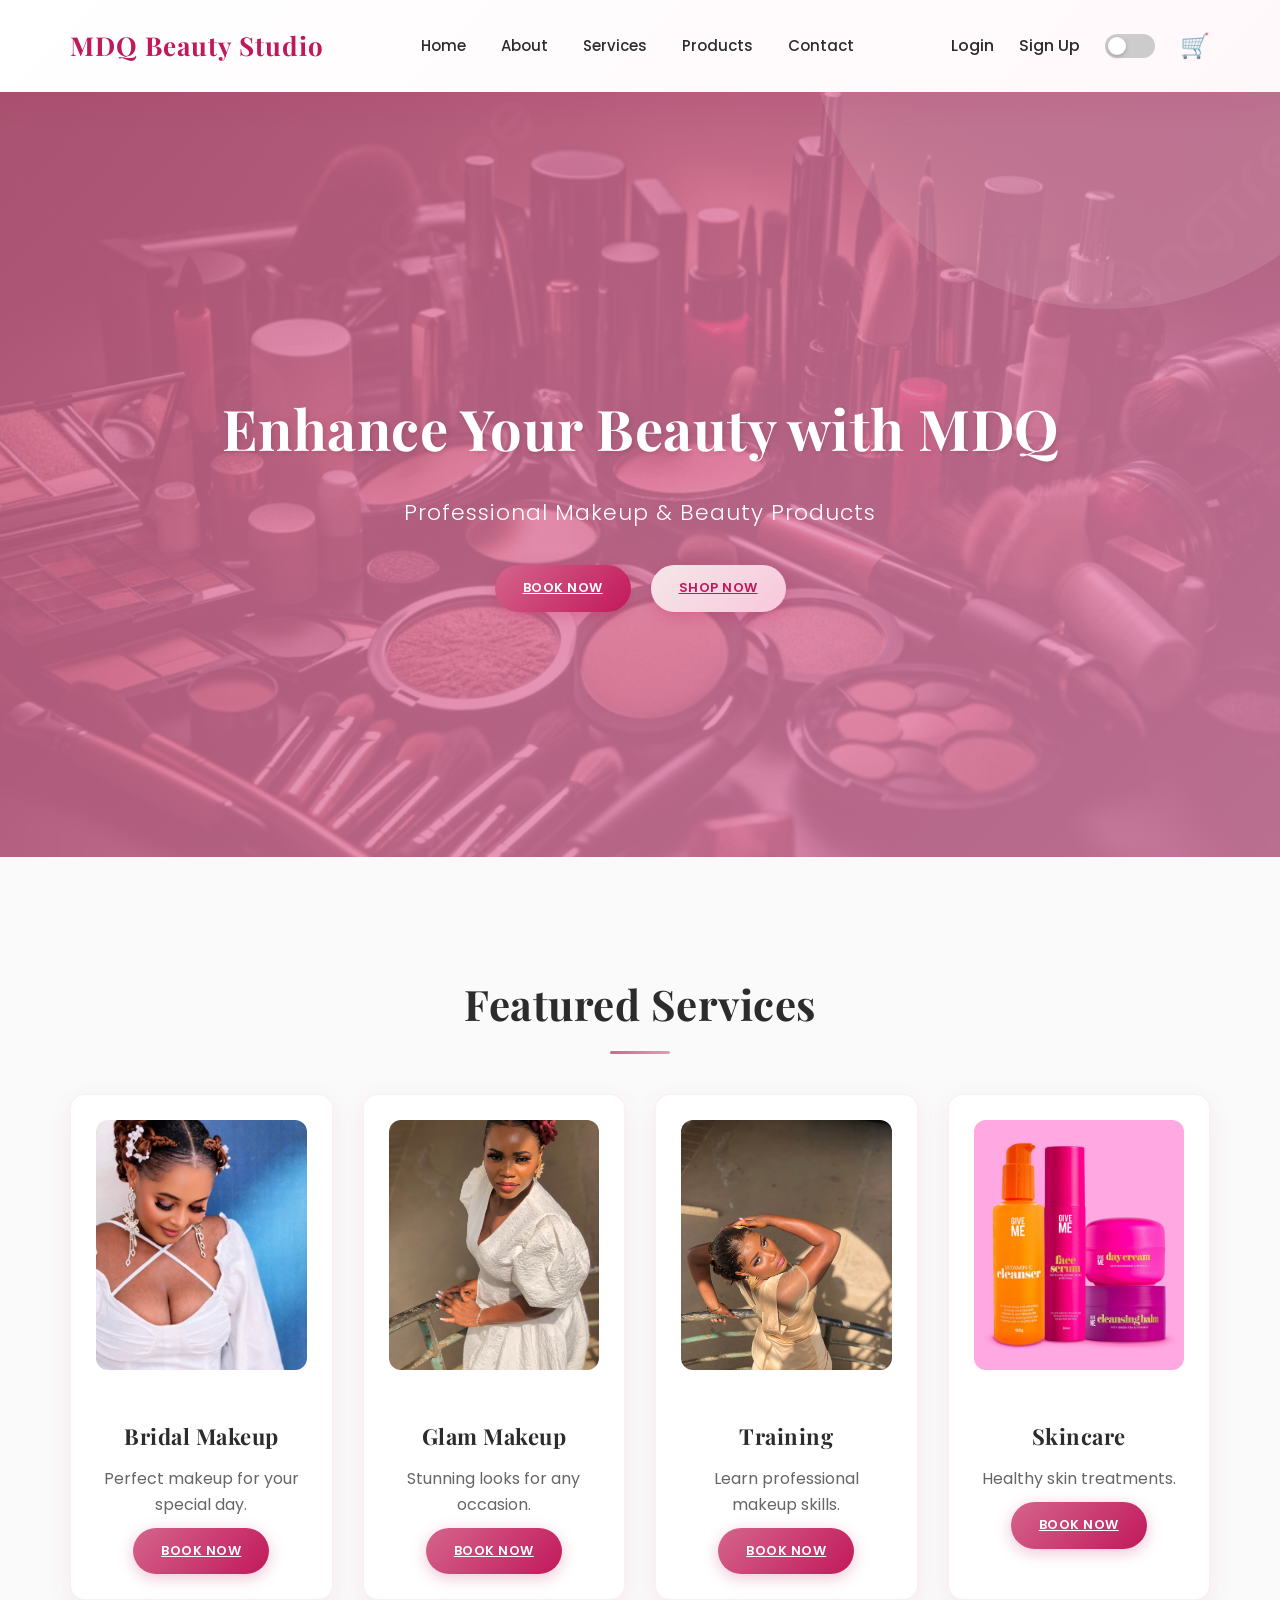
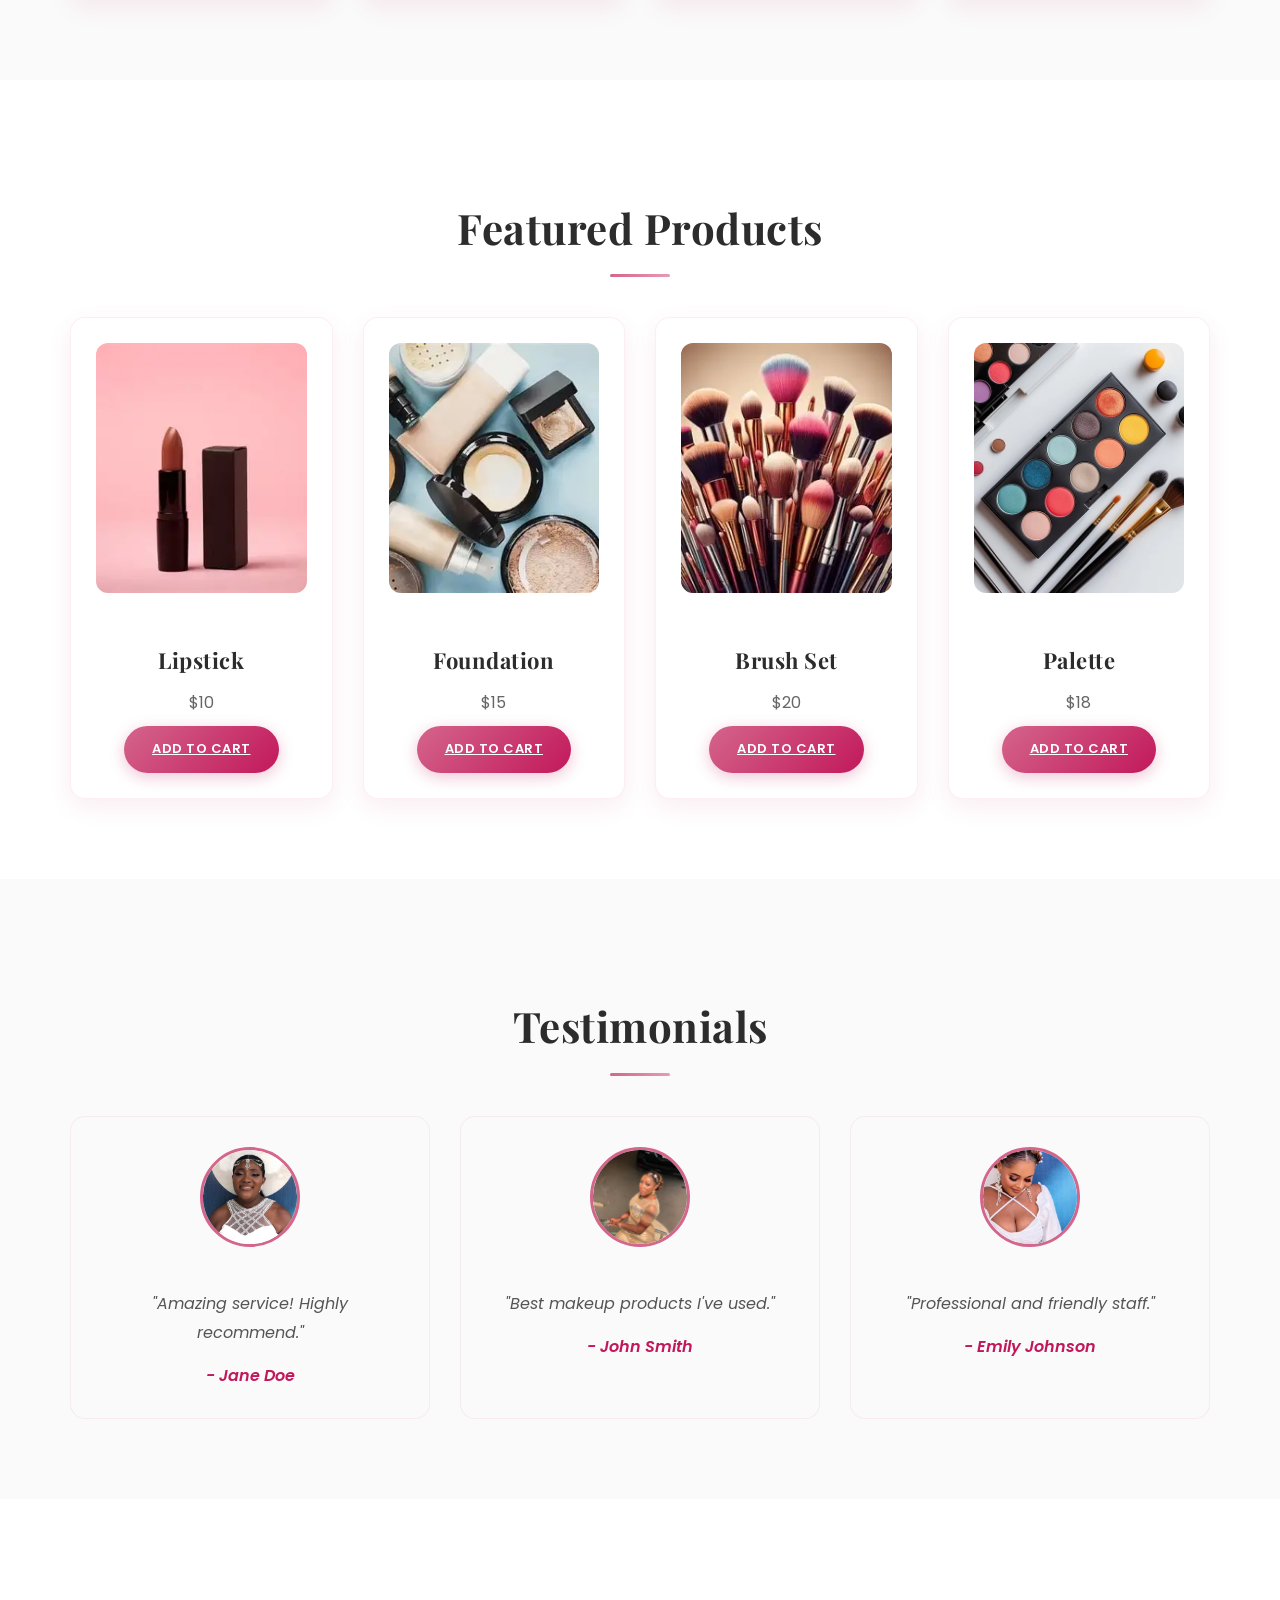
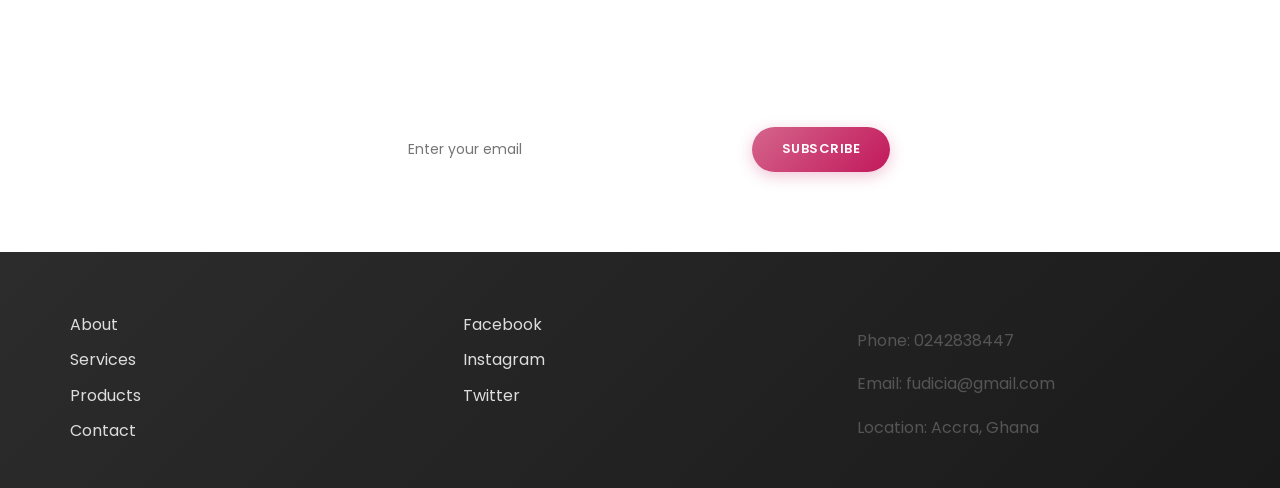
<file: index.html>
<!DOCTYPE html>
<html>
<head>
  <title>MDQ Beauty Studio</title>
  <link rel="preconnect" href="https://fonts.googleapis.com">
  <link rel="preconnect" href="https://fonts.gstatic.com" crossorigin>
  <link href="https://fonts.googleapis.com/css2?family=Playfair+Display:wght@400;700&family=Poppins:wght@300;400;500;600&display=swap" rel="stylesheet">
  <link rel="stylesheet" href="src/styles.css">
  <script src="src/script.js" defer></script>
</head>

<body>

<header>
  <div class="logo">MDQ Beauty Studio</div>
  <nav>
    <a href="index.html">Home</a>
    <a href="pages/about.html">About</a>
    <a href="pages/services.html">Services</a>
    <a href="pages/products.html">Products</a>
    <a href="pages/contact.html">Contact</a>
  </nav>
  <div class="header-right">
    <a href="pages/login.html">Login</a>
    <a href="pages/signup.html">Sign Up</a>
    <div class="toggle-switch">
      <input type="checkbox" id="toggle">
      <label for="toggle" class="toggle-label"></label>
    </div>
    <a href="pages/order.html" class="cart-icon">🛒</a>
  </div>
</header>

<section class="hero">
  <div class="hero-content">
    <h1>Enhance Your Beauty with MDQ</h1>
    <p>Professional Makeup & Beauty Products</p>
    <div class="hero-buttons">
      <a href="pages/services.html" class="btn primary">Book Now</a>
      <a href="pages/products.html" class="btn secondary">Shop Now</a>
    </div>
  </div>
</section>

<section class="section featured-services">
  <h2>Featured Services</h2>
  <div class="grid services-grid">
    <div class="card">
      <img src="images/IMG_3437.jpeg" alt="Bridal Makeup">
      <h3>Bridal Makeup</h3>
      <p>Perfect makeup for your special day.</p>
      <a href="pages/contact.html" class="btn">Book Now</a>
    </div>
    <div class="card">
      <img src="images/IMG_1025.jpeg" alt="Glam Makeup">
      <h3>Glam Makeup</h3>
      <p>Stunning looks for any occasion.</p>
      <a href="pages/contact.html" class="btn">Book Now</a>
    </div>
    <div class="card">
      <img src="images/IMG_0275 (2).jpeg" alt="Training">
      <h3>Training</h3>
      <p>Learn professional makeup skills.</p>
      <a href="pages/contact.html" class="btn">Book Now</a>
    </div>
    <div class="card">
      <img src="images/skinc.webp" alt="Skincare">
      <h3>Skincare</h3>
      <p>Healthy skin treatments.</p>
      <a href="pages/contact.html" class="btn">Book Now</a>
    </div>
  </div>
</section>

<section class="section featured-products">
  <h2>Featured Products</h2>
  <div class="grid products-grid">
    <div class="card">
      <img src="images/lips.webp" alt="Lipstick">
      <h3>Lipstick</h3>
      <p>$10</p>
      <a href="pages/order.html" class="btn">Add to Cart</a>
    </div>
    <div class="card">
      <img src="images/foundation.webp" alt="Foundation">
      <h3>Foundation</h3>
      <p>$15</p>
      <a href="pages/order.html" class="btn">Add to Cart</a>
    </div>
    <div class="card">
      <img src="images/brush.webp" alt="Brush Set">
      <h3>Brush Set</h3>
      <p>$20</p>
      <a href="pages/order.html" class="btn">Add to Cart</a>
    </div>
    <div class="card">
      <img src="images/pal.webp" alt="Palette">
      <h3>Palette</h3>
      <p>$18</p>
      <a href="pages/order.html" class="btn">Add to Cart</a>
    </div>
  </div>
</section>
<section class="section testimonials">
  <h2>Testimonials</h2>
  <div class="grid testimonials-grid">
    <div class="testimonial">
      <img src="images/IMG_2928.jpeg" alt="Client">
      <p>"Amazing service! Highly recommend."</p>
      <cite>- Jane Doe</cite>
    </div>
    <div class="testimonial">
      <img src="images/IMG_0353 (1).jpeg" alt="Client">
      <p>"Best makeup products I've used."</p>
      <cite>- John Smith</cite>
    </div>
    <div class="testimonial">
      <img src="images/IMG_3437.jpeg" alt="Client">
      <p>"Professional and friendly staff."</p>
      <cite>- Emily Johnson</cite>
    </div>
  </div>
</section>

<section class="section newsletter">
  <h2>Subscribe for beauty tips & offers</h2>
  <form class="newsletter-form">
    <input type="email" placeholder="Enter your email" required>
    <button type="submit" class="btn">Subscribe</button>
  </form>
</section>

<footer>
  <div class="footer-content">
    <div class="footer-links">
      <a href="pages/about.html">About</a>
      <a href="pages/services.html">Services</a>
      <a href="pages/products.html">Products</a>
      <a href="pages/contact.html">Contact</a>
    </div>
    <div class="social-media">
      <a href="#">Facebook</a>
      <a href="#">Instagram</a>
      <a href="#">Twitter</a>
    </div>
    <div class="contact-info">
      <p>Phone: 0242838447</p>
      <p>Email: fudicia@gmail.com</p>
      <p>Location: Accra, Ghana</p>
    </div>
  </div>
</footer>

</body>
</html>
</file>
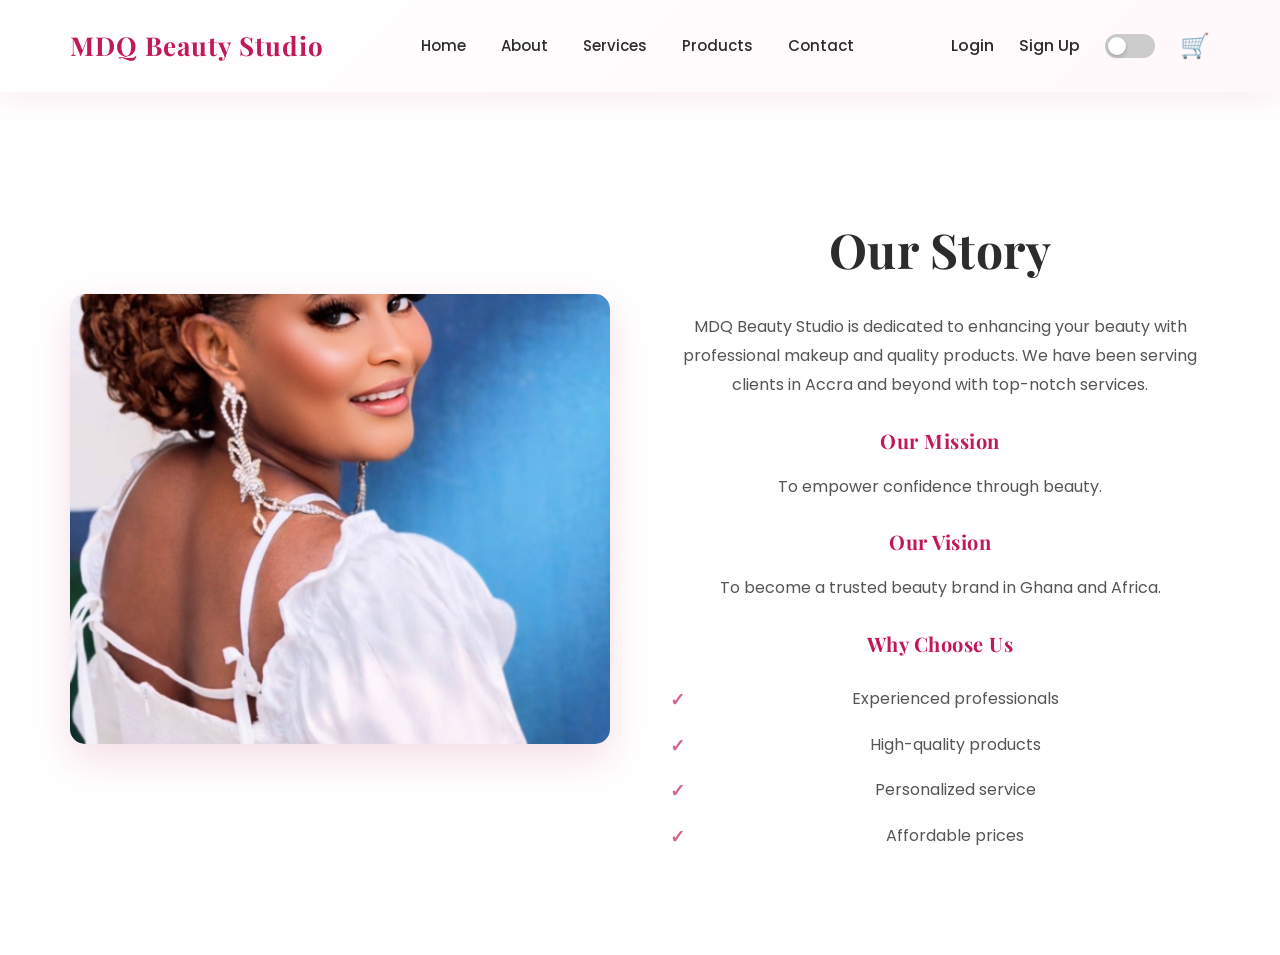
<file: pages/about.html>
<!DOCTYPE html>
<html>
<head>
  <title>MDQ Beauty Studio - About</title>
  <link rel="preconnect" href="https://fonts.googleapis.com">
  <link rel="preconnect" href="https://fonts.gstatic.com" crossorigin>
  <link href="https://fonts.googleapis.com/css2?family=Playfair+Display:wght@400;700&family=Poppins:wght@300;400;500;600&display=swap" rel="stylesheet">
  <link rel="stylesheet" href="../src/styles.css">
  <script src="../src/script.js" defer></script>
</head>

<body>

<header>
  <div class="logo">MDQ Beauty Studio</div>
  <nav>
    <a href="../index.html">Home</a>
    <a href="about.html">About</a>
    <a href="services.html">Services</a>
    <a href="products.html">Products</a>
    <a href="contact.html">Contact</a>
  </nav>
  <div class="header-right">
    <a href="login.html">Login</a>
    <a href="signup.html">Sign Up</a>
    <div class="toggle-switch">
      <input type="checkbox" id="toggle">
      <label for="toggle" class="toggle-label"></label>
    </div>
    <a href="order.html" class="cart-icon">🛒</a>
  </div>
</header>

<section class="section about-section">
  <div class="about-content">
    <div class="about-image">
      <img src="../images/IMG_3435.jpeg" alt="MDQ Beauty Studio Team">
    </div>
    <div class="about-text">
      <h1>Our Story</h1>
      <p>MDQ Beauty Studio is dedicated to enhancing your beauty with professional makeup and quality products. We have been serving clients in Accra and beyond with top-notch services.</p>
      
      <h3>Our Mission</h3>
      <p>To empower confidence through beauty.</p>

      <h3>Our Vision</h3>
      <p>To become a trusted beauty brand in Ghana and Africa.</p>

      <h3>Why Choose Us</h3>
      <ul>
        <li>Experienced professionals</li>
        <li>High-quality products</li>
        <li>Personalized service</li>
        <li>Affordable prices</li>
      </ul>
    </div>
  </div>
</section>

</body>
</html>
</file>
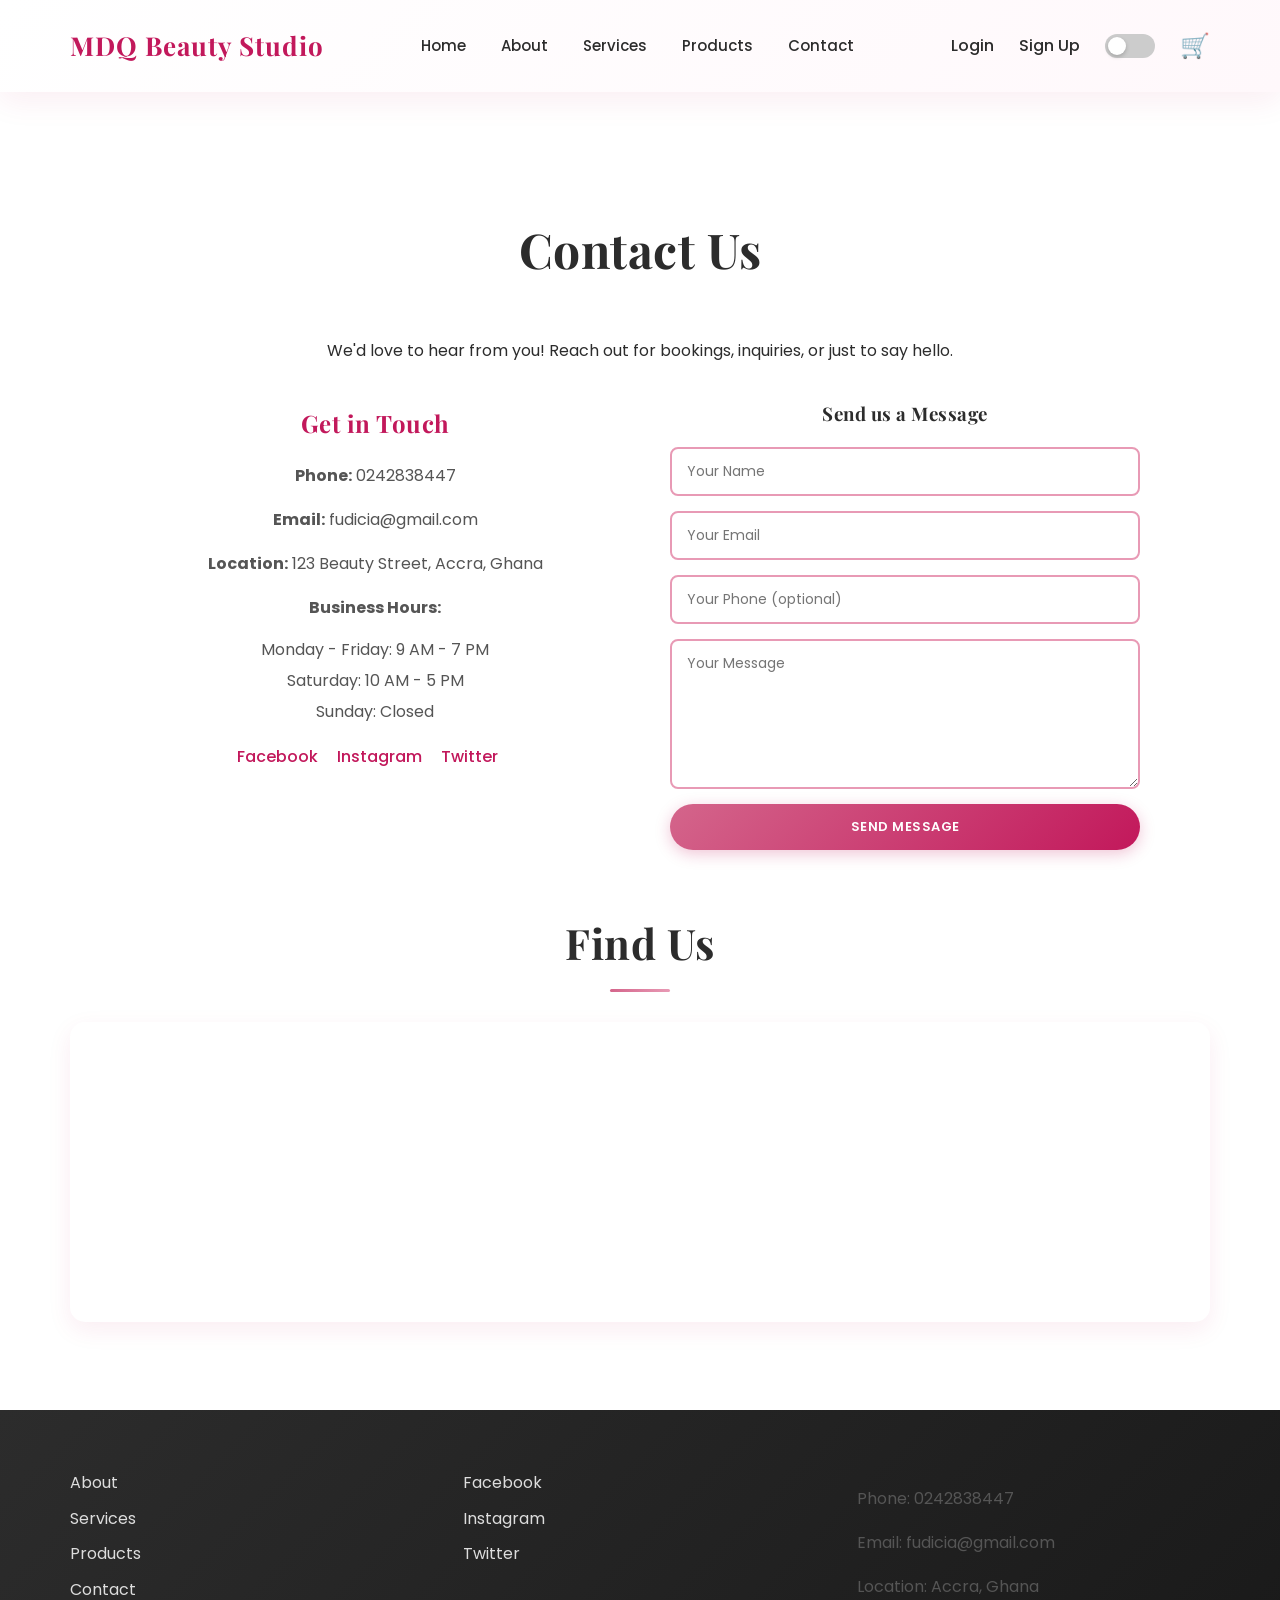
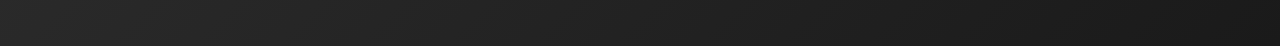
<file: pages/contact.html>
<!DOCTYPE html>
<html>
<head>
  <title>MDQ Beauty Studio - Contact</title>
  <link rel="preconnect" href="https://fonts.googleapis.com">
  <link rel="preconnect" href="https://fonts.gstatic.com" crossorigin>
  <link href="https://fonts.googleapis.com/css2?family=Playfair+Display:wght@400;700&family=Poppins:wght@300;400;500;600&display=swap" rel="stylesheet">
  <link rel="stylesheet" href="../src/styles.css">
  <script src="../src/script.js" defer></script>
</head>

<body>

<header>
  <div class="logo">MDQ Beauty Studio</div>
  <nav>
    <a href="../index.html">Home</a>
    <a href="about.html">About</a>
    <a href="services.html">Services</a>
    <a href="products.html">Products</a>
    <a href="contact.html">Contact</a>
  </nav>
  <div class="header-right">
    <a href="login.html">Login</a>
    <a href="signup.html">Sign Up</a>
    <div class="toggle-switch">
      <input type="checkbox" id="toggle">
      <label for="toggle" class="toggle-label"></label>
    </div>
    <a href="order.html" class="cart-icon">🛒</a>
  </div>
</header>

<section class="section contact-section">
  <h1>Contact Us</h1>
  <p>We'd love to hear from you! Reach out for bookings, inquiries, or just to say hello.</p>
  <div class="contact-content">
    <div class="contact-info">
      <h3>Get in Touch</h3>
      <p><strong>Phone:</strong> 0242838447</p>
      <p><strong>Email:</strong> fudicia@gmail.com</p>
      <p><strong>Location:</strong> 123 Beauty Street, Accra, Ghana</p>
      <p><strong>Business Hours:</strong></p>
      <ul>
        <li>Monday - Friday: 9 AM - 7 PM</li>
        <li>Saturday: 10 AM - 5 PM</li>
        <li>Sunday: Closed</li>
      </ul>
      <div class="social-media">
        <a href="#">Facebook</a>
        <a href="#">Instagram</a>
        <a href="#">Twitter</a>
      </div>
    </div>
    <div class="contact-form">
      <h3>Send us a Message</h3>
      <form>
        <input type="text" name="name" placeholder="Your Name" required>
        <input type="email" name="email" placeholder="Your Email" required>
        <input type="tel" name="phone" placeholder="Your Phone (optional)">
        <textarea name="message" placeholder="Your Message" rows="5" required></textarea>
        <button type="submit" class="btn">Send Message</button>
      </form>
    </div>
  </div>
  <div class="map-section">
    <h2>Find Us</h2>
    <iframe src="https://www.google.com/maps/embed?pb=!1m18!1m12!1m3!1d3970.973!2d-0.186!3d5.603!2m3!1f0!2f0!3f0!3m2!1i1024!2i768!4f13.1!3m3!1m2!1s0x0%3A0x0!2zNcKwMzYnMTAuOCJOIDDCsDExJzA5LjYiVw!5e0!3m2!1sen!2sgh!4v1234567890!5m2!1sen!2sgh" width="100%" height="300" style="border:0;" allowfullscreen="" loading="lazy"></iframe>
  </div>
</section>

<footer>
  <div class="footer-content">
    <div class="footer-links">
      <a href="about.html">About</a>
      <a href="services.html">Services</a>
      <a href="products.html">Products</a>
      <a href="contact.html">Contact</a>
    </div>
    <div class="social-media">
      <a href="#">Facebook</a>
      <a href="#">Instagram</a>
      <a href="#">Twitter</a>
    </div>
    <div class="contact-info">
      <p>Phone: 0242838447</p>
      <p>Email: fudicia@gmail.com</p>
      <p>Location: Accra, Ghana</p>
    </div>
  </div>
</footer>

</body>
</html>
</file>
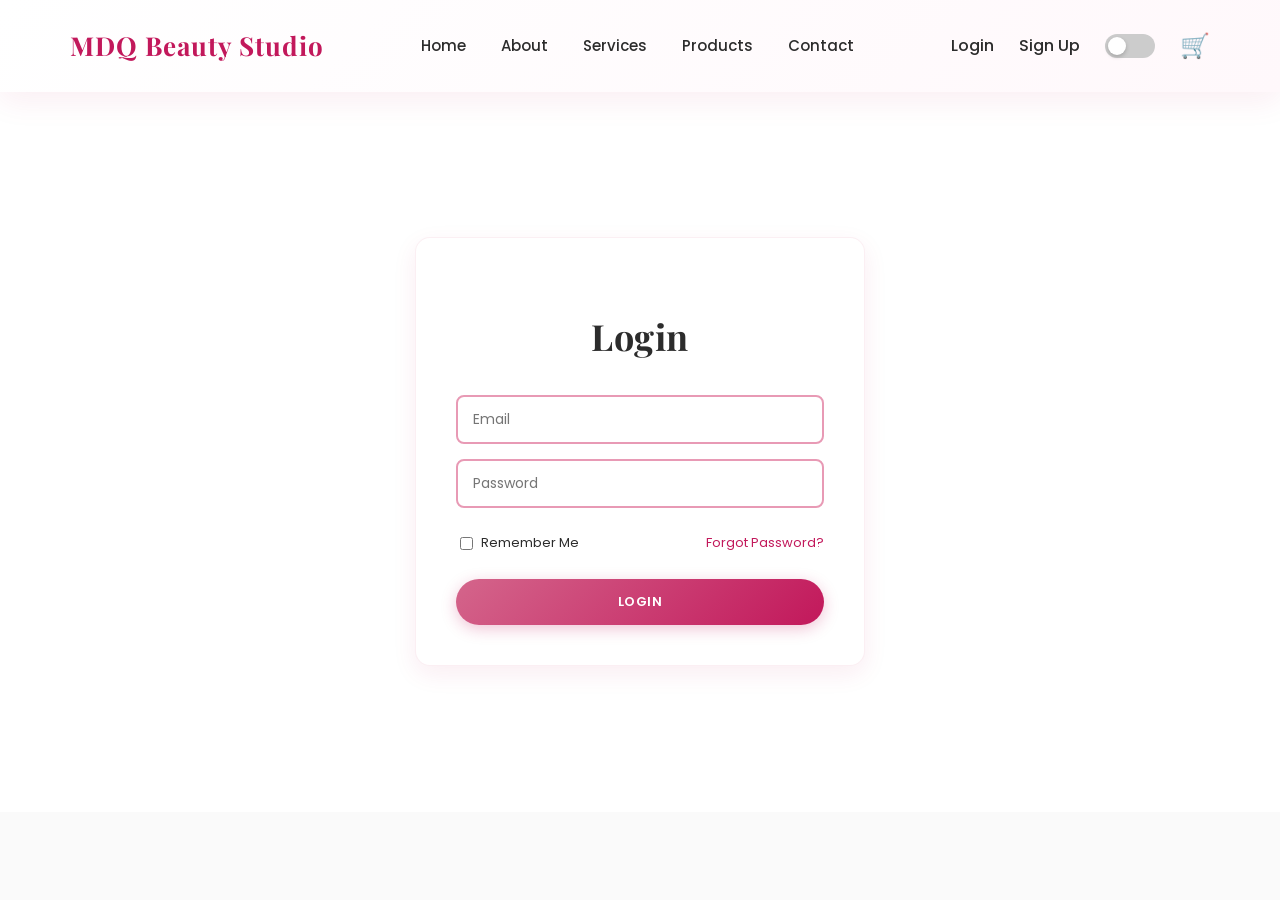
<file: pages/login.html>
<!DOCTYPE html>
<html>
<head>
  <title>MDQ Beauty Studio - Login</title>
  <link rel="preconnect" href="https://fonts.googleapis.com">
  <link rel="preconnect" href="https://fonts.gstatic.com" crossorigin>
  <link href="https://fonts.googleapis.com/css2?family=Playfair+Display:wght@400;700&family=Poppins:wght@300;400;500;600&display=swap" rel="stylesheet">
  <link rel="stylesheet" href="../src/styles.css">
  <script src="../src/script.js" defer></script>
</head>

<body>

<header>
  <div class="logo">MDQ Beauty Studio</div>
  <nav>
    <a href="../index.html">Home</a>
    <a href="about.html">About</a>
    <a href="services.html">Services</a>
    <a href="products.html">Products</a>
    <a href="contact.html">Contact</a>
  </nav>
  <div class="header-right">
    <a href="login.html">Login</a>
    <a href="signup.html">Sign Up</a>
    <div class="toggle-switch">
      <input type="checkbox" id="toggle">
      <label for="toggle" class="toggle-label"></label>
    </div>
    <a href="order.html" class="cart-icon">🛒</a>
  </div>
</header>

<section class="section login-section">
  <div class="card login-card">
    <h1>Login</h1>
    <form>
      <input type="email" placeholder="Email" required>
      <input type="password" placeholder="Password" required>
      <div class="form-options">
        <label><input type="checkbox"> Remember Me</label>
        <a href="#">Forgot Password?</a>
      </div>
      <button type="submit" class="btn">Login</button>
    </form>
  </div>
</section>

</body>
</html>
</file>
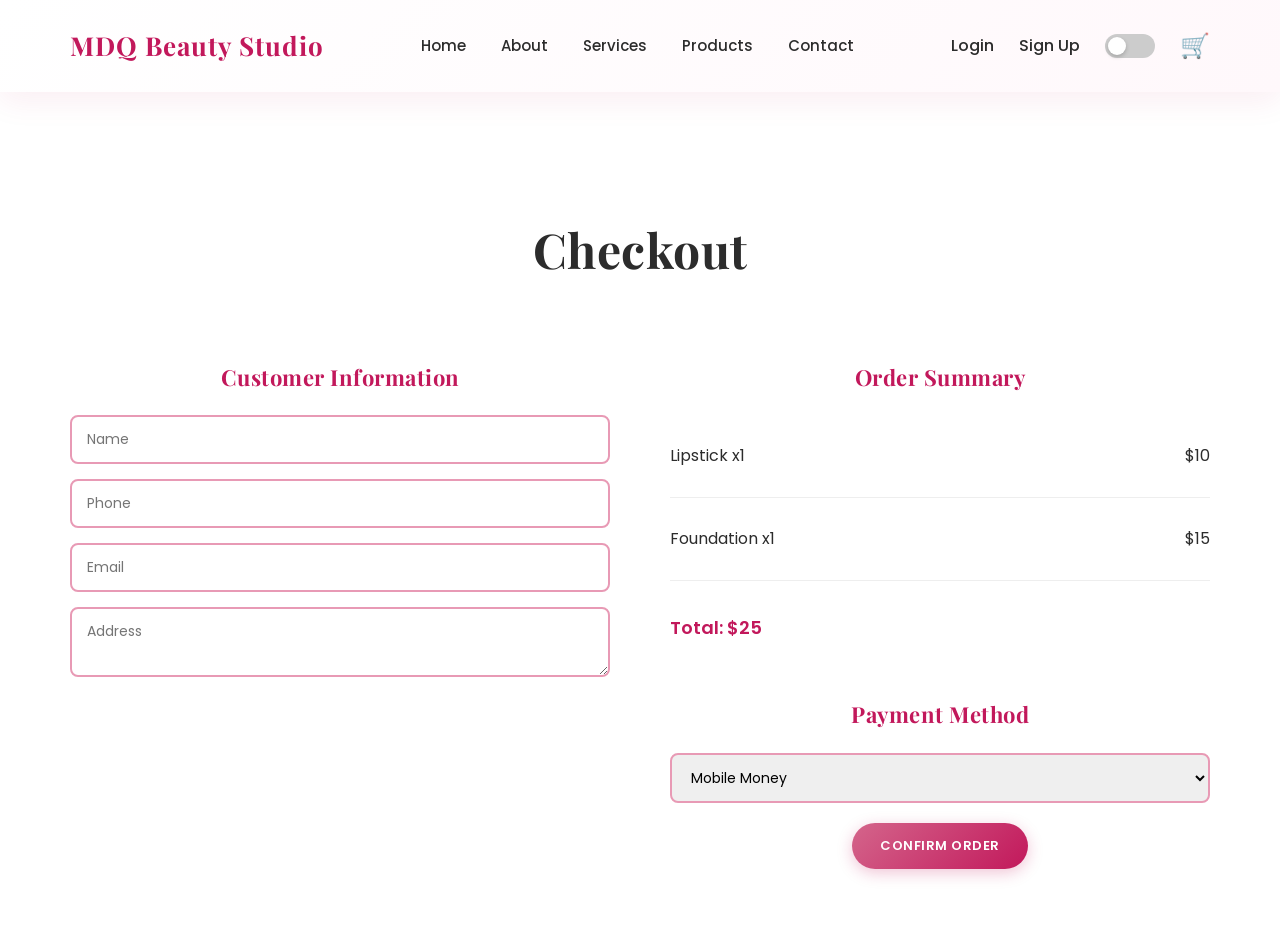
<file: pages/order.html>
<!DOCTYPE html>
<html>
<head>
  <title>MDQ Beauty Studio - Order</title>
  <link rel="preconnect" href="https://fonts.googleapis.com">
  <link rel="preconnect" href="https://fonts.gstatic.com" crossorigin>
  <link href="https://fonts.googleapis.com/css2?family=Playfair+Display:wght@400;700&family=Poppins:wght@300;400;500;600&display=swap" rel="stylesheet">
  <link rel="stylesheet" href="../src/styles.css">
  <script src="../src/script.js" defer></script>
</head>

<body>

<header>
  <div class="logo">MDQ Beauty Studio</div>
  <nav>
    <a href="../index.html">Home</a>
    <a href="about.html">About</a>
    <a href="services.html">Services</a>
    <a href="products.html">Products</a>
    <a href="contact.html">Contact</a>
  </nav>
  <div class="header-right">
    <a href="login.html">Login</a>
    <a href="signup.html">Sign Up</a>
    <div class="toggle-switch">
      <input type="checkbox" id="toggle">
      <label for="toggle" class="toggle-label"></label>
    </div>
    <a href="order.html" class="cart-icon">🛒</a>
  </div>
</header>

<section class="section order-section">
  <h1>Checkout</h1>
  <div class="order-content">
    <div class="customer-info">
      <h3>Customer Information</h3>
      <form>
        <input type="text" placeholder="Name" required>
        <input type="tel" placeholder="Phone" required>
        <input type="email" placeholder="Email" required>
        <textarea placeholder="Address" required></textarea>
      </form>
    </div>
    <div class="order-summary">
      <h3>Order Summary</h3>
      <div class="summary-item">
        <p>Lipstick x1</p>
        <p>$10</p>
      </div>
      <div class="summary-item">
        <p>Foundation x1</p>
        <p>$15</p>
      </div>
      <div class="total">
        <p>Total: $25</p>
      </div>
      <h3>Payment Method</h3>
      <select>
        <option>Mobile Money</option>
        <option>Card</option>
      </select>
      <button class="btn">Confirm Order</button>
    </div>
  </div>
</section>

</body>
</html>
</file>
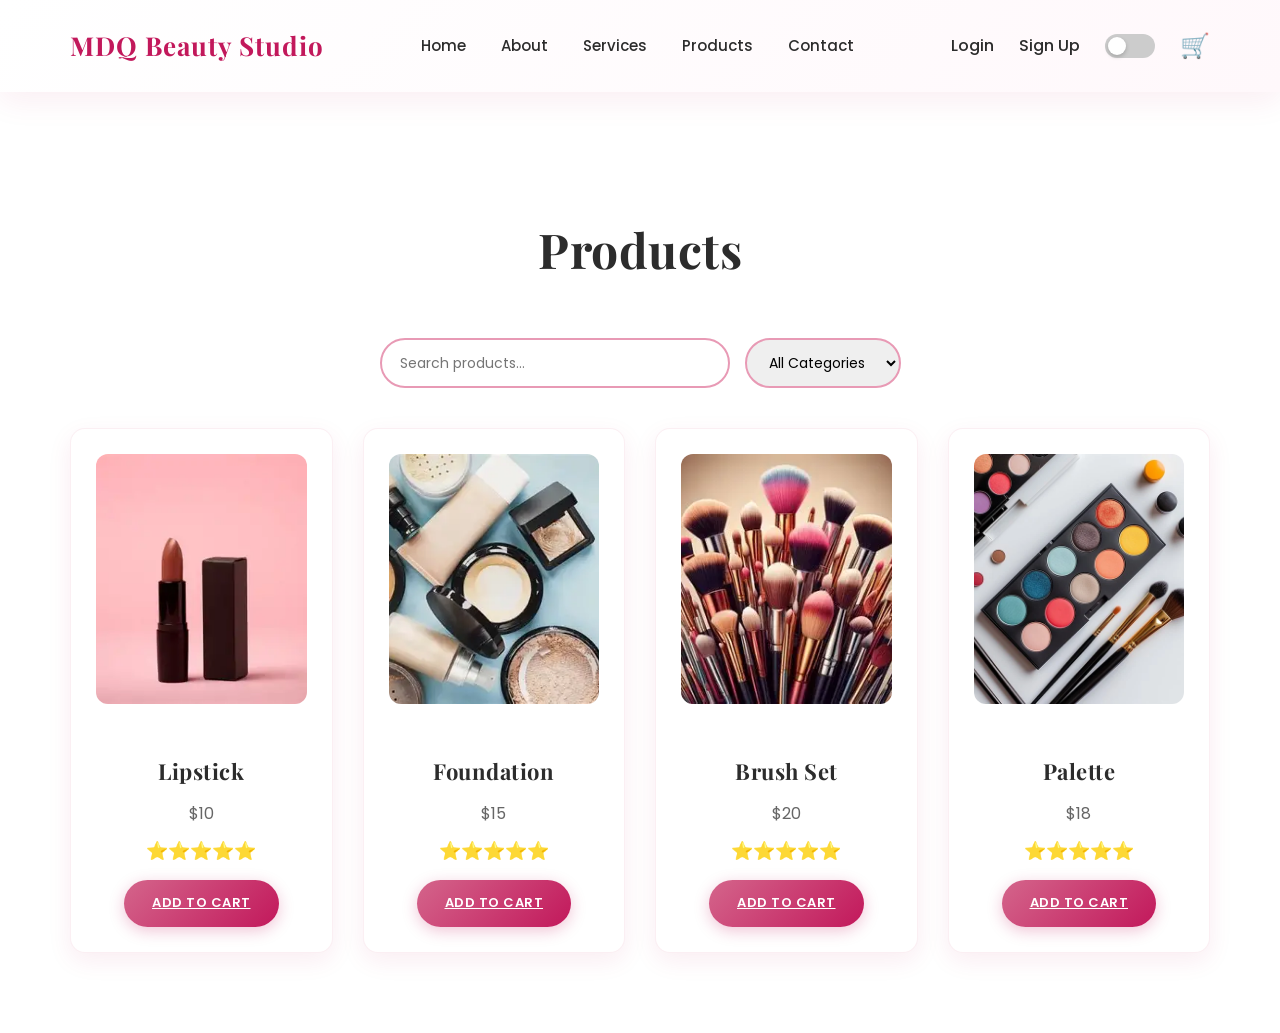
<file: pages/products.html>
<!DOCTYPE html>
<html>
<head>
  <title>MDQ Beauty Studio - Products</title>
  <link rel="preconnect" href="https://fonts.googleapis.com">
  <link rel="preconnect" href="https://fonts.gstatic.com" crossorigin>
  <link href="https://fonts.googleapis.com/css2?family=Playfair+Display:wght@400;700&family=Poppins:wght@300;400;500;600&display=swap" rel="stylesheet">
  <link rel="stylesheet" href="../src/styles.css">
  <script src="../src/script.js" defer></script>
</head>

<body>

<header>
  <div class="logo">MDQ Beauty Studio</div>
  <nav>
    <a href="../index.html">Home</a>
    <a href="about.html">About</a>
    <a href="services.html">Services</a>
    <a href="products.html">Products</a>
    <a href="contact.html">Contact</a>
  </nav>
  <div class="header-right">
    <a href="login.html">Login</a>
    <a href="signup.html">Sign Up</a>
    <div class="toggle-switch">
      <input type="checkbox" id="toggle">
      <label for="toggle" class="toggle-label"></label>
    </div>
    <a href="order.html" class="cart-icon">🛒</a>
  </div>
</header>

<section class="section">
  <h1>Products</h1>
  
  <div class="product-controls">
    <input type="text" placeholder="Search products..." class="search-bar">
    <select class="filter">
      <option>All Categories</option>
      <option>Lip Products</option>
      <option>Foundation</option>
      <option>Tools</option>
    </select>
  </div>
  
  <div class="grid products-grid">
    <div class="card">
      <img src="../images/lips.webp" alt="Lipstick">
      <h3>Lipstick</h3>
      <p>$10</p>
      <div class="rating">⭐⭐⭐⭐⭐</div>
      <a href="order.html" class="btn">Add to Cart</a>
    </div>
    <div class="card">
      <img src="../images/foundation.webp" alt="Foundation">
      <h3>Foundation</h3>
      <p>$15</p>
      <div class="rating">⭐⭐⭐⭐⭐</div>
      <a href="order.html" class="btn">Add to Cart</a>
    </div>
    <div class="card">
      <img src="../images/brush.webp" alt="Brush Set">
      <h3>Brush Set</h3>
      <p>$20</p>
      <div class="rating">⭐⭐⭐⭐⭐</div>
      <a href="order.html" class="btn">Add to Cart</a>
    </div>
    <div class="card">
      <img src="../images/pal.webp" alt="Palette">
      <h3>Palette</h3>
      <p>$18</p>
      <div class="rating">⭐⭐⭐⭐⭐</div>
      <a href="order.html" class="btn">Add to Cart</a>
    </div>
  </div>
</section>

</body>
</html>
</file>
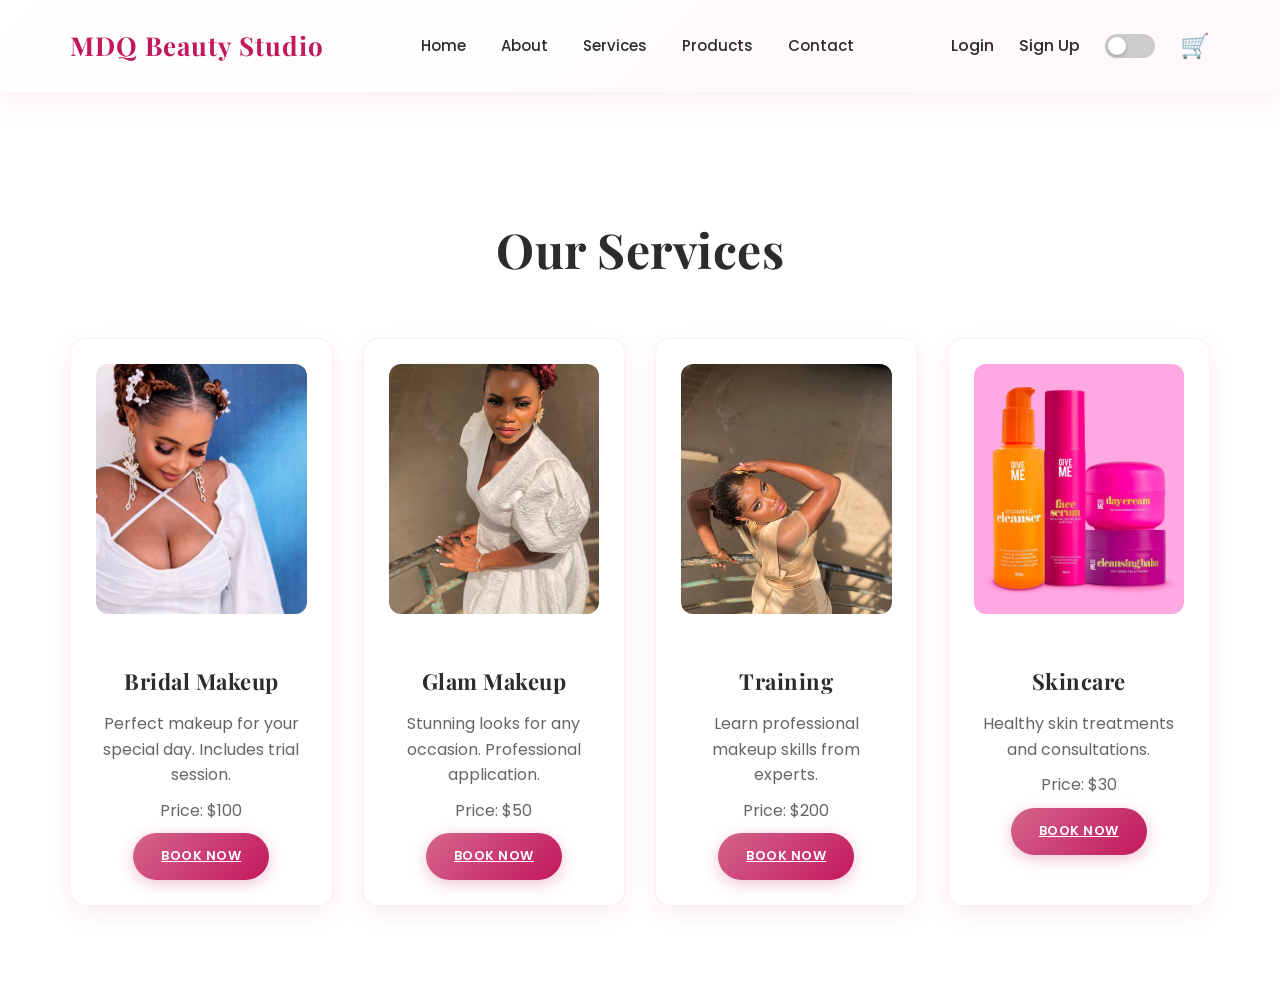
<file: pages/services.html>
<!DOCTYPE html>
<html>
<head>
  <title>MDQ Beauty Studio - Services</title>
  <link rel="preconnect" href="https://fonts.googleapis.com">
  <link rel="preconnect" href="https://fonts.gstatic.com" crossorigin>
  <link href="https://fonts.googleapis.com/css2?family=Playfair+Display:wght@400;700&family=Poppins:wght@300;400;500;600&display=swap" rel="stylesheet">
  <link rel="stylesheet" href="../src/styles.css">
  <script src="../src/script.js" defer></script>
</head>

<body>

<header>
  <div class="logo">MDQ Beauty Studio</div>
  <nav>
    <a href="../index.html">Home</a>
    <a href="about.html">About</a>
    <a href="services.html">Services</a>
    <a href="products.html">Products</a>
    <a href="contact.html">Contact</a>
  </nav>
  <div class="header-right">
    <a href="login.html">Login</a>
    <a href="signup.html">Sign Up</a>
    <div class="toggle-switch">
      <input type="checkbox" id="toggle">
      <label for="toggle" class="toggle-label"></label>
    </div>
    <a href="order.html" class="cart-icon">🛒</a>
  </div>
</header>

<section class="section">
  <h1>Our Services</h1>
  <div class="grid services-grid">
    <div class="card">
      <img src="../images/IMG_3437.jpeg" alt="Bridal Makeup">
      <h3>Bridal Makeup</h3>
      <p>Perfect makeup for your special day. Includes trial session.</p>
      <p>Price: $100</p>
      <a href="contact.html" class="btn">Book Now</a>
    </div>
    <div class="card">
      <img src="../images/IMG_1025.jpeg" alt="Glam Makeup">
      <h3>Glam Makeup</h3>
      <p>Stunning looks for any occasion. Professional application.</p>
      <p>Price: $50</p>
      <a href="contact.html" class="btn">Book Now</a>
    </div>
    <div class="card">
      <img src="../images/IMG_0275 (2).jpeg" alt="Training">
      <h3>Training</h3>
      <p>Learn professional makeup skills from experts.</p>
      <p>Price: $200</p>
      <a href="contact.html" class="btn">Book Now</a>
    </div>
    <div class="card">
      <img src="../images/skinc.webp" alt="Skincare">
      <h3>Skincare</h3>
      <p>Healthy skin treatments and consultations.</p>
      <p>Price: $30</p>
      <a href="contact.html" class="btn">Book Now</a>
    </div>
  </div>
</section>

</body>
</html>
</file>
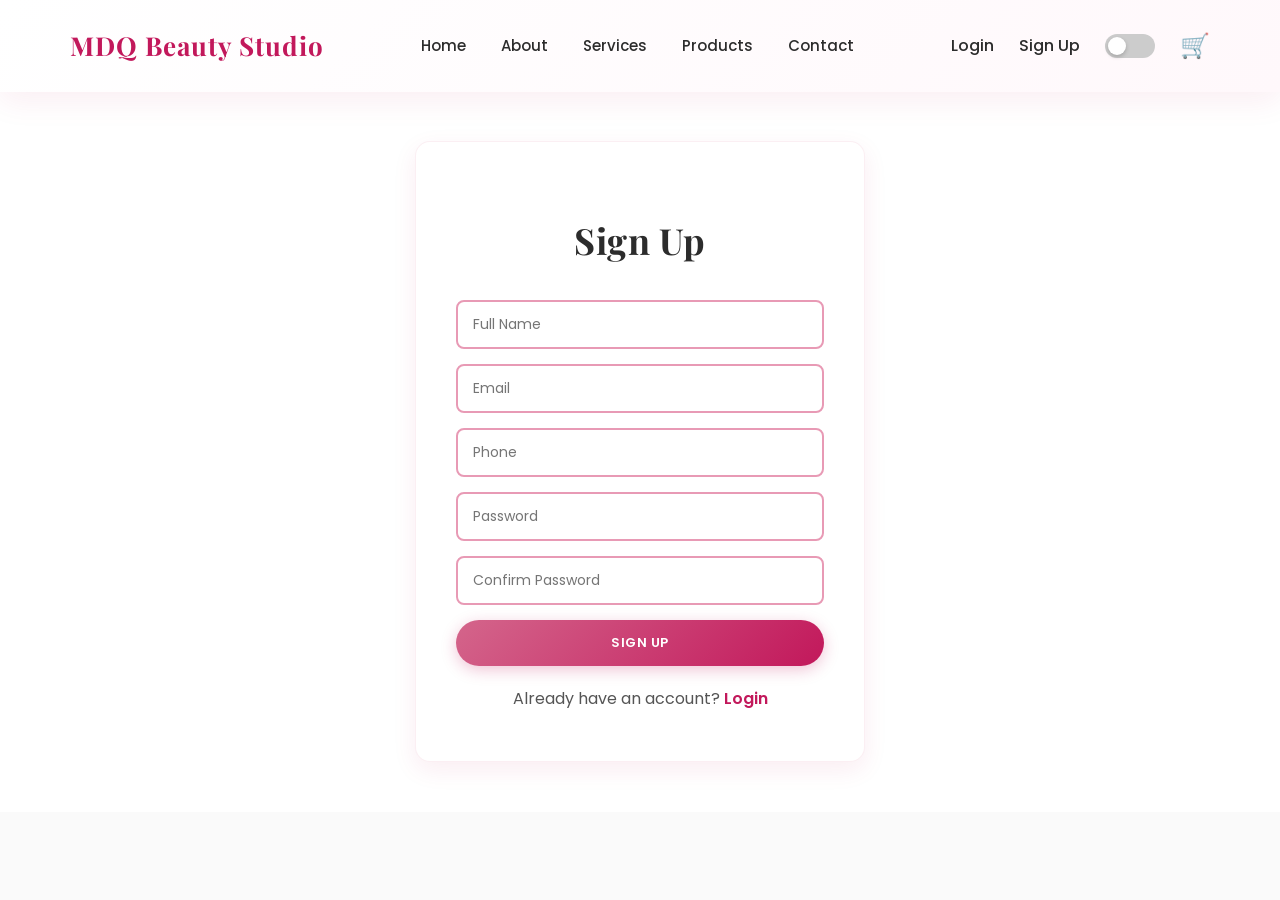
<file: pages/signup.html>
<!DOCTYPE html>
<html>
<head>
  <title>MDQ Beauty Studio - Sign Up</title>
  <link rel="preconnect" href="https://fonts.googleapis.com">
  <link rel="preconnect" href="https://fonts.gstatic.com" crossorigin>
  <link href="https://fonts.googleapis.com/css2?family=Playfair+Display:wght@400;700&family=Poppins:wght@300;400;500;600&display=swap" rel="stylesheet">
  <link rel="stylesheet" href="../src/styles.css">
  <script src="../src/script.js" defer></script>
</head>

<body>

<header>
  <div class="logo">MDQ Beauty Studio</div>
  <nav>
    <a href="../index.html">Home</a>
    <a href="about.html">About</a>
    <a href="services.html">Services</a>
    <a href="products.html">Products</a>
    <a href="contact.html">Contact</a>
  </nav>
  <div class="header-right">
    <a href="login.html">Login</a>
    <a href="signup.html">Sign Up</a>
    <div class="toggle-switch">
      <input type="checkbox" id="toggle">
      <label for="toggle" class="toggle-label"></label>
    </div>
    <a href="order.html" class="cart-icon">🛒</a>
  </div>
</header>

<section class="section signup-section">
  <div class="card signup-card">
    <h1>Sign Up</h1>
    <form>
      <input type="text" placeholder="Full Name" required>
      <input type="email" placeholder="Email" required>
      <input type="tel" placeholder="Phone" required>
      <input type="password" placeholder="Password" required>
      <input type="password" placeholder="Confirm Password" required>
      <button type="submit" class="btn">Sign Up</button>
    </form>
    <p>Already have an account? <a href="login.html">Login</a></p>
  </div>
</section>

</body>
</html>
</file>
<file: src/styles.css>
* {
  transition: all 0.3s ease;
  box-sizing: border-box;
}

body {
  margin: 0;
  font-family: 'Poppins', sans-serif;
  background: #FAFAFA;
  color: #2C2C2C;
  line-height: 1.6;
}

h1, h2, h3 {
  font-family: 'Playfair Display', serif;
  font-weight: 700;
  letter-spacing: 0.5px;
}

h2 {
  position: relative;
  padding-bottom: 15px;
  margin-bottom: 40px;
}

h2:after {
  content: '';
  position: absolute;
  bottom: 0;
  left: 50%;
  transform: translateX(-50%);
  width: 60px;
  height: 3px;
  background: linear-gradient(90deg, #D4658B, #E89AB5);
  border-radius: 2px;
}

/* HEADER */
header {
  display: flex;
  justify-content: space-between;
  align-items: center;
  padding: 25px 70px;
  background: linear-gradient(135deg, #FFFFFF 0%, #FFF8FB 100%);
  box-shadow: 0 8px 32px rgba(194, 24, 91, 0.08);
  position: sticky;
  top: 0;
  z-index: 100;
}

.logo {
  font-weight: 700;
  font-size: 26px;
  color: #C2185B;
  letter-spacing: 1px;
  font-family: 'Playfair Display', serif;
}

nav {
  display: flex;
  gap: 35px;
}

nav a {
  text-decoration: none;
  color: #2C2C2C;
  font-weight: 500;
  position: relative;
  font-size: 15px;
}

nav a:after {
  content: '';
  position: absolute;
  bottom: -5px;
  left: 0;
  width: 0;
  height: 2px;
  background: linear-gradient(90deg, #D4658B, #E89AB5);
  transition: width 0.3s ease;
}

nav a:hover:after {
  width: 100%;
}

.header-right {
  display: flex;
  align-items: center;
  gap: 25px;
}

.header-right a {
  text-decoration: none;
  color: #2C2C2C;
  font-weight: 500;
  position: relative;
}

.header-right a:not(.cart-icon):after {
  content: '';
  position: absolute;
  bottom: -5px;
  left: 0;
  width: 0;
  height: 2px;
  background: linear-gradient(90deg, #D4658B, #E89AB5);
  transition: width 0.3s ease;
}

.header-right a:hover:after {
  width: 100%;
}

.cart-icon {
  font-size: 24px;
  cursor: pointer;
}

/* TOGGLE SWITCH */
.toggle-switch {
  position: relative;
  display: inline-block;
  width: 50px;
  height: 24px;
}

.toggle-switch input {
  opacity: 0;
  width: 0;
  height: 0;
}

.toggle-label {
  position: absolute;
  cursor: pointer;
  top: 0;
  left: 0;
  right: 0;
  bottom: 0;
  background-color: #ccc;
  transition: 0.4s;
  border-radius: 24px;
}

.toggle-label:before {
  position: absolute;
  content: "";
  height: 18px;
  width: 18px;
  left: 3px;
  bottom: 3px;
  background-color: white;
  transition: 0.4s;
  border-radius: 50%;
  box-shadow: 0 2px 4px rgba(0,0,0,0.2);
}

input:checked + .toggle-label {
  background: linear-gradient(135deg, #D4658B, #E89AB5);
}

input:checked + .toggle-label:before {
  transform: translateX(26px);
  animation: elastic 0.3s ease-out;
}

@keyframes elastic {
  0% { transform: translateX(0); }
  50% { transform: translateX(30px); }
  100% { transform: translateX(26px); }
}

/* BUTTONS */
.btn {
  background: linear-gradient(135deg, #D4658B, #C2185B);
  color: #FFFFFF;
  padding: 13px 28px;
  border-radius: 25px;
  border: none;
  cursor: pointer;
  font-family: 'Poppins', sans-serif;
  font-weight: 600;
  transition: all 0.3s ease;
  box-shadow: 0 4px 15px rgba(194, 24, 91, 0.25);
  text-transform: uppercase;
  font-size: 13px;
  letter-spacing: 0.5px;
  display: inline-block;
}

.btn:hover {
  background: linear-gradient(135deg, #C2185B, #A80040);
  box-shadow: 0 8px 25px rgba(194, 24, 91, 0.4);
  transform: translateY(-2px);
}

.btn.secondary {
  background: linear-gradient(135deg, #F5E6E8, #F8C8DC);
  color: #C2185B;
}

.btn.secondary:hover {
  background: linear-gradient(135deg, #D4658B, #C2185B);
  color: #FFFFFF;
}

/* HERO SECTION */
.hero {
  height: 85vh;
  background: linear-gradient(135deg, rgba(212, 101, 139, 0.8) 0%, rgba(232, 138, 181, 0.8) 100%), url('../images/Background.jpg');
  background-size: cover;
  background-position: center;
  background-attachment: fixed;
  display: flex;
  align-items: center;
  justify-content: center;
  color: white;
  text-align: center;
  position: relative;
  overflow: hidden;
}

.hero::before {
  content: '';
  position: absolute;
  top: -50%;
  right: -10%;
  width: 600px;
  height: 600px;
  background: rgba(255, 255, 255, 0.1);
  border-radius: 50%;
}

.hero-content {
  position: relative;
  z-index: 2;
}

.hero-content h1 {
  font-size: 56px;
  margin-bottom: 15px;
  font-weight: 700;
  text-shadow: 2px 2px 4px rgba(0,0,0,0.1);
}

.hero-content p {
  font-size: 22px;
  margin-bottom: 35px;
  font-weight: 300;
  letter-spacing: 1px;
}

.hero-buttons {
  display: flex;
  gap: 20px;
  justify-content: center;
}

/* SECTIONS */
.section {
  padding: 80px 70px;
  text-align: center;
  background: #FAFAFA;
}

.section:nth-child(even) {
  background: #FFFFFF;
}

.section h1 {
  font-size: 48px;
  margin-bottom: 50px;
  color: #2C2C2C;
}

.section h2 {
  font-size: 42px;
  color: #2C2C2C;
}

/* CARDS */
.card {
  box-shadow: 0 8px 25px rgba(194, 24, 91, 0.08);
  padding: 25px;
  border-radius: 15px;
  text-align: center;
  background: #FFFFFF;
  overflow: hidden;
  border: 1px solid rgba(212, 101, 139, 0.1);
}

.card:hover {
  transform: translateY(-8px);
  box-shadow: 0 15px 40px rgba(194, 24, 91, 0.15);
}

.card img {
  width: 100%;
  height: 250px;
  object-fit: cover;
  border-radius: 12px;
  margin-bottom: 20px;
}

.card:hover img {
  transform: scale(1.05);
}

.card h3 {
  font-size: 22px;
  margin-bottom: 12px;
  color: #2C2C2C;
}

.card p {
  color: #666;
  margin: 10px 0;
}

.rating {
  color: #FFD700;
  margin-bottom: 15px;
  font-size: 18px;
}

/* GRIDS */
.grid {
  display: grid;
  gap: 30px;
  max-width: 1400px;
  margin: 0 auto;
}

.services-grid {
  grid-template-columns: repeat(4, 1fr);
}

.products-grid {
  grid-template-columns: repeat(auto-fit, minmax(250px, 1fr));
}

.testimonials-grid {
  grid-template-columns: repeat(auto-fit, minmax(280px, 1fr));
}

/* TESTIMONIALS */
.testimonial {
  padding: 30px;
  background: #FAFAFA;
  border-radius: 15px;
  border: 1px solid rgba(212, 101, 139, 0.1);
}

.testimonial img {
  width: 100px;
  height: 100px;
  object-fit: cover;
  border-radius: 50%;
  margin-bottom: 20px;
  border: 3px solid #D4658B;
}

.testimonial p {
  font-style: italic;
  margin-bottom: 15px;
  color: #555;
  line-height: 1.8;
}

.testimonial cite {
  font-weight: 600;
  color: #C2185B;
}

/* NEWSLETTER */
.newsletter {
  background: linear-gradient(135deg, #D4658B 0%, #E89AB5 100%);
  padding: 80px 70px;
  text-align: center;
  color: white;
}

.newsletter h2 {
  margin-bottom: 30px;
  color: white;
}

.newsletter h2:after {
  background: rgba(255, 255, 255, 0.5);
}

.newsletter-form {
  display: flex;
  justify-content: center;
  gap: 10px;
  max-width: 500px;
  margin: 0 auto;
}

.newsletter-form input {
  flex: 1;
  padding: 12px 18px;
  border: none;
  border-radius: 25px;
  font-family: 'Poppins', sans-serif;
  font-size: 14px;
}

.newsletter-form button {
  padding: 12px 30px;
}

/* FOOTER */
footer {
  background: linear-gradient(135deg, #2C2C2C 0%, #1A1A1A 100%);
  color: #FFFFFF;
  padding: 60px 70px 30px;
}

.footer-content {
  display: flex;
  justify-content: space-between;
  flex-wrap: wrap;
  gap: 40px;
  max-width: 1400px;
  margin: 0 auto;
}

.footer-links, .social-media, .contact-info {
  flex: 1;
  min-width: 200px;
}

.footer-links a, .social-media a {
  display: block;
  color: #DDD;
  text-decoration: none;
  margin-bottom: 10px;
  transition: color 0.3s ease;
}

.footer-links a:hover, .social-media a:hover {
  color: #E89AB5;
}

.contact-info p {
  margin: 8px 0;
  color: #DDD;
}

/* ABOUT SECTION */
.about-section {
  padding: 80px 70px;
  background: #FFFFFF;
}

.about-content {
  display: flex;
  gap: 60px;
  align-items: center;
  max-width: 1200px;
  margin: 0 auto;
}

.about-image {
  flex: 1;
}

.about-image img {
  width: 100%;
  height: 450px;
  object-fit: cover;
  border-radius: 15px;
  box-shadow: 0 15px 40px rgba(194, 24, 91, 0.15);
}

.about-image:hover img {
  transform: scale(1.02);
}

.about-text {
  flex: 1;
}

.about-text h1 {
  font-size: 48px;
  margin-bottom: 25px;
  color: #2C2C2C;
}

.about-text h3 {
  font-size: 20px;
  color: #C2185B;
  margin-top: 25px;
  margin-bottom: 12px;
}

.about-text p {
  color: #555;
  line-height: 1.8;
  margin-bottom: 15px;
}

.about-text ul {
  list-style: none;
  padding: 0;
}

.about-text li {
  padding: 10px 0;
  padding-left: 30px;
  position: relative;
  color: #555;
}

.about-text li:before {
  content: '✓';
  position: absolute;
  left: 0;
  color: #D4658B;
  font-weight: bold;
  font-size: 18px;
}

/* CONTACT SECTION */
.contact-section {
  padding: 80px 70px;
}

.contact-content {
  display: flex;
  gap: 60px;
  max-width: 1000px;
  margin: 0 auto;
}

.contact-info, .contact-form {
  flex: 1;
}

.contact-info h3 {
  font-size: 24px;
  color: #C2185B;
  margin-bottom: 20px;
}

.contact-info p {
  color: #555;
  margin: 15px 0;
  line-height: 1.8;
}

.contact-info ul {
  list-style: none;
  padding: 0;
  margin: 10px 0;
}

.contact-info li {
  margin: 5px 0;
  color: #555;
}

.contact-info .social-media {
  margin-top: 20px;
}

.contact-info .social-media a {
  display: inline-block;
  margin-right: 15px;
  color: #C2185B;
  text-decoration: none;
  font-weight: 500;
}

.contact-info .social-media a:hover {
  text-decoration: underline;
}

.contact-form form {
  display: flex;
  flex-direction: column;
  gap: 15px;
}

.contact-form input,
.contact-form textarea {
  padding: 12px 15px;
  border: 2px solid #E89AB5;
  border-radius: 8px;
  font-family: 'Poppins', sans-serif;
  font-size: 14px;
  transition: all 0.3s ease;
}

.contact-form input:focus,
.contact-form textarea:focus {
  outline: none;
  border-color: #D4658B;
  box-shadow: 0 0 0 3px rgba(212, 101, 139, 0.1);
}

.contact-form textarea {
  resize: vertical;
  min-height: 150px;
}

.map-section {
  text-align: center;
  margin-top: 60px;
}

.map-section h2 {
  margin-bottom: 30px;
}

.map-section iframe {
  max-width: 100%;
  border-radius: 15px;
  box-shadow: 0 8px 25px rgba(194, 24, 91, 0.08);
}

/* LOGIN/SIGNUP */
.login-section, .signup-section {
  display: flex;
  align-items: center;
  justify-content: center;
  min-height: 80vh;
  background: linear-gradient(135deg, #FAFAFA 0%, #FFF8FB 100%);
  padding: 40px 20px;
}

.login-card, .signup-card {
  width: 100%;
  max-width: 450px;
  background: white;
  padding: 40px;
  border-radius: 15px;
  box-shadow: 0 8px 25px rgba(194, 24, 91, 0.08);
}

.login-card h1, .signup-card h1 {
  font-size: 36px;
  margin-bottom: 30px;
  color: #2C2C2C;
}

.login-card form, .signup-card form {
  display: flex;
  flex-direction: column;
  gap: 15px;
}

.login-card input, .signup-card input {
  padding: 12px 15px;
  border: 2px solid #E89AB5;
  border-radius: 8px;
  font-family: 'Poppins', sans-serif;
  font-size: 14px;
  transition: all 0.3s ease;
}

.login-card input:focus, .signup-card input:focus {
  outline: none;
  border-color: #D4658B;
  box-shadow: 0 0 0 3px rgba(212, 101, 139, 0.1);
}

.form-options {
  display: flex;
  justify-content: space-between;
  align-items: center;
  font-size: 13px;
  margin: 10px 0;
}

.form-options label {
  display: flex;
  align-items: center;
  gap: 5px;
  cursor: pointer;
}

.form-options a {
  color: #C2185B;
  text-decoration: none;
}

.form-options a:hover {
  text-decoration: underline;
}

.signup-card p {
  text-align: center;
  color: #555;
  margin-top: 20px;
}

.signup-card a {
  color: #C2185B;
  text-decoration: none;
  font-weight: 600;
}

/* ORDER SECTION */
.order-section {
  padding: 80px 70px;
}

.order-content {
  display: flex;
  gap: 60px;
  max-width: 1200px;
  margin: 0 auto;
}

.customer-info, .order-summary {
  flex: 1;
}

.customer-info h3, .order-summary h3 {
  font-size: 22px;
  color: #C2185B;
  margin-bottom: 20px;
}

.customer-info form {
  display: flex;
  flex-direction: column;
  gap: 15px;
}

.customer-info input,
.customer-info textarea {
  padding: 12px 15px;
  border: 2px solid #E89AB5;
  border-radius: 8px;
  font-family: 'Poppins', sans-serif;
  font-size: 14px;
  transition: all 0.3s ease;
}

.customer-info input:focus,
.customer-info textarea:focus {
  outline: none;
  border-color: #D4658B;
  box-shadow: 0 0 0 3px rgba(212, 101, 139, 0.1);
}

.summary-item {
  display: flex;
  justify-content: space-between;
  padding: 12px 0;
  border-bottom: 1px solid #EEE;
}

.total {
  display: flex;
  justify-content: space-between;
  padding: 15px 0;
  font-weight: 600;
  color: #C2185B;
  font-size: 18px;
}

.order-summary select {
  width: 100%;
  padding: 12px 15px;
  border: 2px solid #E89AB5;
  border-radius: 8px;
  font-family: 'Poppins', sans-serif;
  font-size: 14px;
  margin-bottom: 20px;
  cursor: pointer;
}

/* PRODUCT CONTROLS */
.product-controls {
  display: flex;
  justify-content: center;
  gap: 15px;
  margin-bottom: 40px;
  flex-wrap: wrap;
}

.search-bar {
  padding: 12px 18px;
  border: 2px solid #E89AB5;
  border-radius: 25px;
  font-family: 'Poppins', sans-serif;
  font-size: 14px;
  flex: 0 1 350px;
  transition: all 0.3s ease;
}

.search-bar:focus {
  outline: none;
  border-color: #D4658B;
  box-shadow: 0 0 0 3px rgba(212, 101, 139, 0.1);
}

.filter {
  padding: 12px 18px;
  border: 2px solid #E89AB5;
  border-radius: 25px;
  font-family: 'Poppins', sans-serif;
  font-size: 14px;
  cursor: pointer;
  transition: all 0.3s ease;
}

.filter:focus {
  outline: none;
  border-color: #D4658B;
}

/* RESPONSIVE */
@media (max-width: 768px) {
  header {
    padding: 15px 30px;
    flex-direction: column;
    gap: 15px;
  }

  nav {
    gap: 15px;
    flex-wrap: wrap;
    justify-content: center;
  }

  .section {
    padding: 50px 30px;
  }

  .about-content,
  .contact-content,
  .order-content {
    flex-direction: column;
    gap: 30px;
  }

  .grid {
    gap: 20px;
  }

  .services-grid,
  .products-grid,
  .testimonials-grid {
    grid-template-columns: 1fr;
  }

  .hero {
    height: 60vh;
  }

  .hero-content h1 {
    font-size: 36px;
  }

  .hero-content p {
    font-size: 16px;
  }

  .newsletter-form {
    flex-direction: column;
  }

  footer {
    padding: 40px 30px;
  }

  .footer-content {
    flex-direction: column;
    gap: 30px;
  }
}
</file>
